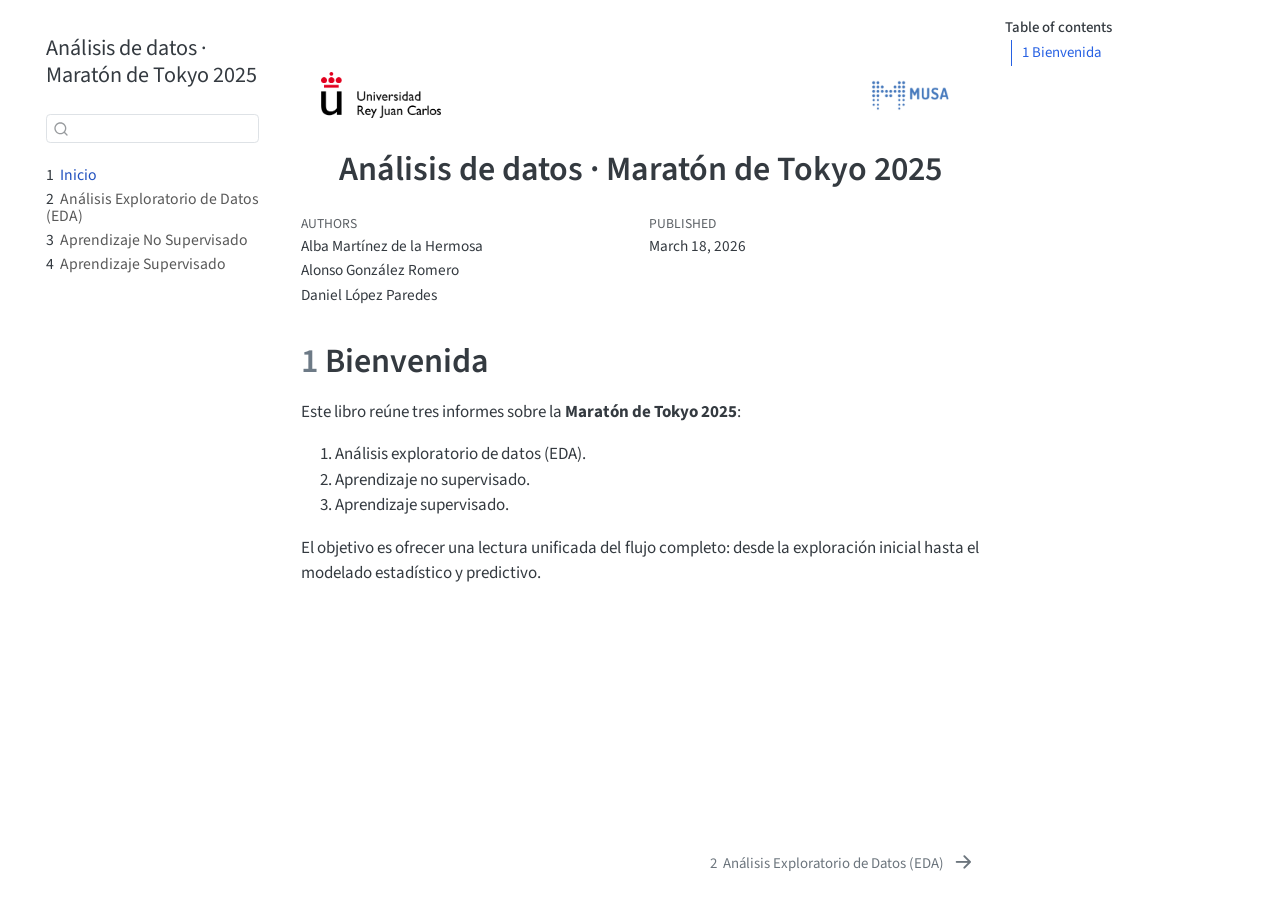
<file: index.html>
<!DOCTYPE html>
<html xmlns="http://www.w3.org/1999/xhtml" lang="en" xml:lang="en"><head>

<meta charset="utf-8">
<meta name="generator" content="quarto-1.8.27">

<meta name="viewport" content="width=device-width, initial-scale=1.0, user-scalable=yes">

<meta name="author" content="Alba Martínez de la Hermosa">
<meta name="author" content="Alonso González Romero">
<meta name="author" content="Daniel López Paredes">
<meta name="dcterms.date" content="2026-03-18">

<title>Análisis de datos · Maratón de Tokyo 2025</title>
<style>
code{white-space: pre-wrap;}
span.smallcaps{font-variant: small-caps;}
div.columns{display: flex; gap: min(4vw, 1.5em);}
div.column{flex: auto; overflow-x: auto;}
div.hanging-indent{margin-left: 1.5em; text-indent: -1.5em;}
ul.task-list{list-style: none;}
ul.task-list li input[type="checkbox"] {
  width: 0.8em;
  margin: 0 0.8em 0.2em -1em; /* quarto-specific, see https://github.com/quarto-dev/quarto-cli/issues/4556 */ 
  vertical-align: middle;
}
</style>


<script src="site_libs/quarto-nav/quarto-nav.js"></script>
<script src="site_libs/quarto-nav/headroom.min.js"></script>
<script src="site_libs/clipboard/clipboard.min.js"></script>
<script src="site_libs/quarto-search/autocomplete.umd.js"></script>
<script src="site_libs/quarto-search/fuse.min.js"></script>
<script src="site_libs/quarto-search/quarto-search.js"></script>
<meta name="quarto:offset" content="./">
<link href="./EDA_maraton.html" rel="next">
<script src="site_libs/quarto-html/quarto.js" type="module"></script>
<script src="site_libs/quarto-html/tabsets/tabsets.js" type="module"></script>
<script src="site_libs/quarto-html/axe/axe-check.js" type="module"></script>
<script src="site_libs/quarto-html/popper.min.js"></script>
<script src="site_libs/quarto-html/tippy.umd.min.js"></script>
<script src="site_libs/quarto-html/anchor.min.js"></script>
<link href="site_libs/quarto-html/tippy.css" rel="stylesheet">
<link href="site_libs/quarto-html/quarto-syntax-highlighting-ed96de9b727972fe78a7b5d16c58bf87.css" rel="stylesheet" id="quarto-text-highlighting-styles">
<script src="site_libs/bootstrap/bootstrap.min.js"></script>
<link href="site_libs/bootstrap/bootstrap-icons.css" rel="stylesheet">
<link href="site_libs/bootstrap/bootstrap-70a47bd5681a7291082a5b9f83d58762.min.css" rel="stylesheet" append-hash="true" id="quarto-bootstrap" data-mode="light">
<script id="quarto-search-options" type="application/json">{
  "location": "sidebar",
  "copy-button": false,
  "collapse-after": 3,
  "panel-placement": "start",
  "type": "textbox",
  "limit": 50,
  "keyboard-shortcut": [
    "f",
    "/",
    "s"
  ],
  "show-item-context": false,
  "language": {
    "search-no-results-text": "No results",
    "search-matching-documents-text": "matching documents",
    "search-copy-link-title": "Copy link to search",
    "search-hide-matches-text": "Hide additional matches",
    "search-more-match-text": "more match in this document",
    "search-more-matches-text": "more matches in this document",
    "search-clear-button-title": "Clear",
    "search-text-placeholder": "",
    "search-detached-cancel-button-title": "Cancel",
    "search-submit-button-title": "Submit",
    "search-label": "Search"
  }
}</script>


<link rel="stylesheet" href="style.css">
</head>

<body class="nav-sidebar floating quarto-light">

<div id="quarto-search-results"></div>
  <header id="quarto-header" class="headroom fixed-top">
  <nav class="quarto-secondary-nav">
    <div class="container-fluid d-flex">
      <button type="button" class="quarto-btn-toggle btn" data-bs-toggle="collapse" role="button" data-bs-target=".quarto-sidebar-collapse-item" aria-controls="quarto-sidebar" aria-expanded="false" aria-label="Toggle sidebar navigation" onclick="if (window.quartoToggleHeadroom) { window.quartoToggleHeadroom(); }">
        <i class="bi bi-layout-text-sidebar-reverse"></i>
      </button>
        <nav class="quarto-page-breadcrumbs" aria-label="breadcrumb"><ol class="breadcrumb"><li class="breadcrumb-item"><a href="./index.html"><span class="chapter-number">1</span>&nbsp; <span class="chapter-title">Inicio</span></a></li></ol></nav>
        <a class="flex-grow-1" role="navigation" data-bs-toggle="collapse" data-bs-target=".quarto-sidebar-collapse-item" aria-controls="quarto-sidebar" aria-expanded="false" aria-label="Toggle sidebar navigation" onclick="if (window.quartoToggleHeadroom) { window.quartoToggleHeadroom(); }">      
        </a>
      <button type="button" class="btn quarto-search-button" aria-label="Search" onclick="window.quartoOpenSearch();">
        <i class="bi bi-search"></i>
      </button>
    </div>
  </nav>
</header>
<!-- content -->
<div id="quarto-content" class="quarto-container page-columns page-rows-contents page-layout-article">
<!-- sidebar -->
  <nav id="quarto-sidebar" class="sidebar collapse collapse-horizontal quarto-sidebar-collapse-item sidebar-navigation floating overflow-auto">
    <div class="pt-lg-2 mt-2 text-left sidebar-header">
    <div class="sidebar-title mb-0 py-0">
      <a href="./">Análisis de datos · Maratón de Tokyo 2025</a> 
    </div>
      </div>
        <div class="mt-2 flex-shrink-0 align-items-center">
        <div class="sidebar-search">
        <div id="quarto-search" class="" title="Search"></div>
        </div>
        </div>
    <div class="sidebar-menu-container"> 
    <ul class="list-unstyled mt-1">
        <li class="sidebar-item">
  <div class="sidebar-item-container"> 
  <a href="./index.html" class="sidebar-item-text sidebar-link active">
 <span class="menu-text"><span class="chapter-number">1</span>&nbsp; <span class="chapter-title">Inicio</span></span></a>
  </div>
</li>
        <li class="sidebar-item">
  <div class="sidebar-item-container"> 
  <a href="./EDA_maraton.html" class="sidebar-item-text sidebar-link">
 <span class="menu-text"><span class="chapter-number">2</span>&nbsp; <span class="chapter-title">Análisis Exploratorio de Datos (EDA)</span></span></a>
  </div>
</li>
        <li class="sidebar-item">
  <div class="sidebar-item-container"> 
  <a href="./Aprendizaje_No_Supervisado.html" class="sidebar-item-text sidebar-link">
 <span class="menu-text"><span class="chapter-number">3</span>&nbsp; <span class="chapter-title">Aprendizaje No Supervisado</span></span></a>
  </div>
</li>
        <li class="sidebar-item">
  <div class="sidebar-item-container"> 
  <a href="./Aprendizaje_Supervisado.html" class="sidebar-item-text sidebar-link">
 <span class="menu-text"><span class="chapter-number">4</span>&nbsp; <span class="chapter-title">Aprendizaje Supervisado</span></span></a>
  </div>
</li>
    </ul>
    </div>
</nav>
<div id="quarto-sidebar-glass" class="quarto-sidebar-collapse-item" data-bs-toggle="collapse" data-bs-target=".quarto-sidebar-collapse-item"></div>
<!-- margin-sidebar -->
    <div id="quarto-margin-sidebar" class="sidebar margin-sidebar">
        <nav id="TOC" role="doc-toc" class="toc-active">
    <h2 id="toc-title">Table of contents</h2>
   
  <ul>
  <li><a href="#bienvenida" id="toc-bienvenida" class="nav-link active" data-scroll-target="#bienvenida"><span class="header-section-number">1</span> Bienvenida</a></li>
  </ul>
</nav>
    </div>
<!-- main -->
<main class="content" id="quarto-document-content">

<header id="title-block-header" class="quarto-title-block default">
<div class="quarto-title">
<h1 class="title">Análisis de datos · Maratón de Tokyo 2025</h1>
</div>



<div class="quarto-title-meta">

    <div>
    <div class="quarto-title-meta-heading">Authors</div>
    <div class="quarto-title-meta-contents">
             <p>Alba Martínez de la Hermosa </p>
             <p>Alonso González Romero </p>
             <p>Daniel López Paredes </p>
          </div>
  </div>
    
    <div>
    <div class="quarto-title-meta-heading">Published</div>
    <div class="quarto-title-meta-contents">
      <p class="date">March 18, 2026</p>
    </div>
  </div>
  
    
  </div>
  


</header>


<section id="bienvenida" class="level1" data-number="1">
<h1 data-number="1"><span class="header-section-number">1</span> Bienvenida</h1>
<p>Este libro reúne tres informes sobre la <strong>Maratón de Tokyo 2025</strong>:</p>
<ol type="1">
<li>Análisis exploratorio de datos (EDA).</li>
<li>Aprendizaje no supervisado.</li>
<li>Aprendizaje supervisado.</li>
</ol>
<p>El objetivo es ofrecer una lectura unificada del flujo completo: desde la exploración inicial hasta el modelado estadístico y predictivo.</p>


</section>

</main> <!-- /main -->
<script id="quarto-html-after-body" type="application/javascript">
  window.document.addEventListener("DOMContentLoaded", function (event) {
    const icon = "";
    const anchorJS = new window.AnchorJS();
    anchorJS.options = {
      placement: 'right',
      icon: icon
    };
    anchorJS.add('.anchored');
    const isCodeAnnotation = (el) => {
      for (const clz of el.classList) {
        if (clz.startsWith('code-annotation-')) {                     
          return true;
        }
      }
      return false;
    }
    const onCopySuccess = function(e) {
      // button target
      const button = e.trigger;
      // don't keep focus
      button.blur();
      // flash "checked"
      button.classList.add('code-copy-button-checked');
      var currentTitle = button.getAttribute("title");
      button.setAttribute("title", "Copied!");
      let tooltip;
      if (window.bootstrap) {
        button.setAttribute("data-bs-toggle", "tooltip");
        button.setAttribute("data-bs-placement", "left");
        button.setAttribute("data-bs-title", "Copied!");
        tooltip = new bootstrap.Tooltip(button, 
          { trigger: "manual", 
            customClass: "code-copy-button-tooltip",
            offset: [0, -8]});
        tooltip.show();    
      }
      setTimeout(function() {
        if (tooltip) {
          tooltip.hide();
          button.removeAttribute("data-bs-title");
          button.removeAttribute("data-bs-toggle");
          button.removeAttribute("data-bs-placement");
        }
        button.setAttribute("title", currentTitle);
        button.classList.remove('code-copy-button-checked');
      }, 1000);
      // clear code selection
      e.clearSelection();
    }
    const getTextToCopy = function(trigger) {
      const outerScaffold = trigger.parentElement.cloneNode(true);
      const codeEl = outerScaffold.querySelector('code');
      for (const childEl of codeEl.children) {
        if (isCodeAnnotation(childEl)) {
          childEl.remove();
        }
      }
      return codeEl.innerText;
    }
    const clipboard = new window.ClipboardJS('.code-copy-button:not([data-in-quarto-modal])', {
      text: getTextToCopy
    });
    clipboard.on('success', onCopySuccess);
    if (window.document.getElementById('quarto-embedded-source-code-modal')) {
      const clipboardModal = new window.ClipboardJS('.code-copy-button[data-in-quarto-modal]', {
        text: getTextToCopy,
        container: window.document.getElementById('quarto-embedded-source-code-modal')
      });
      clipboardModal.on('success', onCopySuccess);
    }
      var localhostRegex = new RegExp(/^(?:http|https):\/\/localhost\:?[0-9]*\//);
      var mailtoRegex = new RegExp(/^mailto:/);
        var filterRegex = new RegExp('/' + window.location.host + '/');
      var isInternal = (href) => {
          return filterRegex.test(href) || localhostRegex.test(href) || mailtoRegex.test(href);
      }
      // Inspect non-navigation links and adorn them if external
     var links = window.document.querySelectorAll('a[href]:not(.nav-link):not(.navbar-brand):not(.toc-action):not(.sidebar-link):not(.sidebar-item-toggle):not(.pagination-link):not(.no-external):not([aria-hidden]):not(.dropdown-item):not(.quarto-navigation-tool):not(.about-link)');
      for (var i=0; i<links.length; i++) {
        const link = links[i];
        if (!isInternal(link.href)) {
          // undo the damage that might have been done by quarto-nav.js in the case of
          // links that we want to consider external
          if (link.dataset.originalHref !== undefined) {
            link.href = link.dataset.originalHref;
          }
        }
      }
    function tippyHover(el, contentFn, onTriggerFn, onUntriggerFn) {
      const config = {
        allowHTML: true,
        maxWidth: 500,
        delay: 100,
        arrow: false,
        appendTo: function(el) {
            return el.parentElement;
        },
        interactive: true,
        interactiveBorder: 10,
        theme: 'quarto',
        placement: 'bottom-start',
      };
      if (contentFn) {
        config.content = contentFn;
      }
      if (onTriggerFn) {
        config.onTrigger = onTriggerFn;
      }
      if (onUntriggerFn) {
        config.onUntrigger = onUntriggerFn;
      }
      window.tippy(el, config); 
    }
    const noterefs = window.document.querySelectorAll('a[role="doc-noteref"]');
    for (var i=0; i<noterefs.length; i++) {
      const ref = noterefs[i];
      tippyHover(ref, function() {
        // use id or data attribute instead here
        let href = ref.getAttribute('data-footnote-href') || ref.getAttribute('href');
        try { href = new URL(href).hash; } catch {}
        const id = href.replace(/^#\/?/, "");
        const note = window.document.getElementById(id);
        if (note) {
          return note.innerHTML;
        } else {
          return "";
        }
      });
    }
    const xrefs = window.document.querySelectorAll('a.quarto-xref');
    const processXRef = (id, note) => {
      // Strip column container classes
      const stripColumnClz = (el) => {
        el.classList.remove("page-full", "page-columns");
        if (el.children) {
          for (const child of el.children) {
            stripColumnClz(child);
          }
        }
      }
      stripColumnClz(note)
      if (id === null || id.startsWith('sec-')) {
        // Special case sections, only their first couple elements
        const container = document.createElement("div");
        if (note.children && note.children.length > 2) {
          container.appendChild(note.children[0].cloneNode(true));
          for (let i = 1; i < note.children.length; i++) {
            const child = note.children[i];
            if (child.tagName === "P" && child.innerText === "") {
              continue;
            } else {
              container.appendChild(child.cloneNode(true));
              break;
            }
          }
          if (window.Quarto?.typesetMath) {
            window.Quarto.typesetMath(container);
          }
          return container.innerHTML
        } else {
          if (window.Quarto?.typesetMath) {
            window.Quarto.typesetMath(note);
          }
          return note.innerHTML;
        }
      } else {
        // Remove any anchor links if they are present
        const anchorLink = note.querySelector('a.anchorjs-link');
        if (anchorLink) {
          anchorLink.remove();
        }
        if (window.Quarto?.typesetMath) {
          window.Quarto.typesetMath(note);
        }
        if (note.classList.contains("callout")) {
          return note.outerHTML;
        } else {
          return note.innerHTML;
        }
      }
    }
    for (var i=0; i<xrefs.length; i++) {
      const xref = xrefs[i];
      tippyHover(xref, undefined, function(instance) {
        instance.disable();
        let url = xref.getAttribute('href');
        let hash = undefined; 
        if (url.startsWith('#')) {
          hash = url;
        } else {
          try { hash = new URL(url).hash; } catch {}
        }
        if (hash) {
          const id = hash.replace(/^#\/?/, "");
          const note = window.document.getElementById(id);
          if (note !== null) {
            try {
              const html = processXRef(id, note.cloneNode(true));
              instance.setContent(html);
            } finally {
              instance.enable();
              instance.show();
            }
          } else {
            // See if we can fetch this
            fetch(url.split('#')[0])
            .then(res => res.text())
            .then(html => {
              const parser = new DOMParser();
              const htmlDoc = parser.parseFromString(html, "text/html");
              const note = htmlDoc.getElementById(id);
              if (note !== null) {
                const html = processXRef(id, note);
                instance.setContent(html);
              } 
            }).finally(() => {
              instance.enable();
              instance.show();
            });
          }
        } else {
          // See if we can fetch a full url (with no hash to target)
          // This is a special case and we should probably do some content thinning / targeting
          fetch(url)
          .then(res => res.text())
          .then(html => {
            const parser = new DOMParser();
            const htmlDoc = parser.parseFromString(html, "text/html");
            const note = htmlDoc.querySelector('main.content');
            if (note !== null) {
              // This should only happen for chapter cross references
              // (since there is no id in the URL)
              // remove the first header
              if (note.children.length > 0 && note.children[0].tagName === "HEADER") {
                note.children[0].remove();
              }
              const html = processXRef(null, note);
              instance.setContent(html);
            } 
          }).finally(() => {
            instance.enable();
            instance.show();
          });
        }
      }, function(instance) {
      });
    }
        let selectedAnnoteEl;
        const selectorForAnnotation = ( cell, annotation) => {
          let cellAttr = 'data-code-cell="' + cell + '"';
          let lineAttr = 'data-code-annotation="' +  annotation + '"';
          const selector = 'span[' + cellAttr + '][' + lineAttr + ']';
          return selector;
        }
        const selectCodeLines = (annoteEl) => {
          const doc = window.document;
          const targetCell = annoteEl.getAttribute("data-target-cell");
          const targetAnnotation = annoteEl.getAttribute("data-target-annotation");
          const annoteSpan = window.document.querySelector(selectorForAnnotation(targetCell, targetAnnotation));
          const lines = annoteSpan.getAttribute("data-code-lines").split(",");
          const lineIds = lines.map((line) => {
            return targetCell + "-" + line;
          })
          let top = null;
          let height = null;
          let parent = null;
          if (lineIds.length > 0) {
              //compute the position of the single el (top and bottom and make a div)
              const el = window.document.getElementById(lineIds[0]);
              top = el.offsetTop;
              height = el.offsetHeight;
              parent = el.parentElement.parentElement;
            if (lineIds.length > 1) {
              const lastEl = window.document.getElementById(lineIds[lineIds.length - 1]);
              const bottom = lastEl.offsetTop + lastEl.offsetHeight;
              height = bottom - top;
            }
            if (top !== null && height !== null && parent !== null) {
              // cook up a div (if necessary) and position it 
              let div = window.document.getElementById("code-annotation-line-highlight");
              if (div === null) {
                div = window.document.createElement("div");
                div.setAttribute("id", "code-annotation-line-highlight");
                div.style.position = 'absolute';
                parent.appendChild(div);
              }
              div.style.top = top - 2 + "px";
              div.style.height = height + 4 + "px";
              div.style.left = 0;
              let gutterDiv = window.document.getElementById("code-annotation-line-highlight-gutter");
              if (gutterDiv === null) {
                gutterDiv = window.document.createElement("div");
                gutterDiv.setAttribute("id", "code-annotation-line-highlight-gutter");
                gutterDiv.style.position = 'absolute';
                const codeCell = window.document.getElementById(targetCell);
                const gutter = codeCell.querySelector('.code-annotation-gutter');
                gutter.appendChild(gutterDiv);
              }
              gutterDiv.style.top = top - 2 + "px";
              gutterDiv.style.height = height + 4 + "px";
            }
            selectedAnnoteEl = annoteEl;
          }
        };
        const unselectCodeLines = () => {
          const elementsIds = ["code-annotation-line-highlight", "code-annotation-line-highlight-gutter"];
          elementsIds.forEach((elId) => {
            const div = window.document.getElementById(elId);
            if (div) {
              div.remove();
            }
          });
          selectedAnnoteEl = undefined;
        };
          // Handle positioning of the toggle
      window.addEventListener(
        "resize",
        throttle(() => {
          elRect = undefined;
          if (selectedAnnoteEl) {
            selectCodeLines(selectedAnnoteEl);
          }
        }, 10)
      );
      function throttle(fn, ms) {
      let throttle = false;
      let timer;
        return (...args) => {
          if(!throttle) { // first call gets through
              fn.apply(this, args);
              throttle = true;
          } else { // all the others get throttled
              if(timer) clearTimeout(timer); // cancel #2
              timer = setTimeout(() => {
                fn.apply(this, args);
                timer = throttle = false;
              }, ms);
          }
        };
      }
        // Attach click handler to the DT
        const annoteDls = window.document.querySelectorAll('dt[data-target-cell]');
        for (const annoteDlNode of annoteDls) {
          annoteDlNode.addEventListener('click', (event) => {
            const clickedEl = event.target;
            if (clickedEl !== selectedAnnoteEl) {
              unselectCodeLines();
              const activeEl = window.document.querySelector('dt[data-target-cell].code-annotation-active');
              if (activeEl) {
                activeEl.classList.remove('code-annotation-active');
              }
              selectCodeLines(clickedEl);
              clickedEl.classList.add('code-annotation-active');
            } else {
              // Unselect the line
              unselectCodeLines();
              clickedEl.classList.remove('code-annotation-active');
            }
          });
        }
    const findCites = (el) => {
      const parentEl = el.parentElement;
      if (parentEl) {
        const cites = parentEl.dataset.cites;
        if (cites) {
          return {
            el,
            cites: cites.split(' ')
          };
        } else {
          return findCites(el.parentElement)
        }
      } else {
        return undefined;
      }
    };
    var bibliorefs = window.document.querySelectorAll('a[role="doc-biblioref"]');
    for (var i=0; i<bibliorefs.length; i++) {
      const ref = bibliorefs[i];
      const citeInfo = findCites(ref);
      if (citeInfo) {
        tippyHover(citeInfo.el, function() {
          var popup = window.document.createElement('div');
          citeInfo.cites.forEach(function(cite) {
            var citeDiv = window.document.createElement('div');
            citeDiv.classList.add('hanging-indent');
            citeDiv.classList.add('csl-entry');
            var biblioDiv = window.document.getElementById('ref-' + cite);
            if (biblioDiv) {
              citeDiv.innerHTML = biblioDiv.innerHTML;
            }
            popup.appendChild(citeDiv);
          });
          return popup.innerHTML;
        });
      }
    }
  });
  </script>
<nav class="page-navigation">
  <div class="nav-page nav-page-previous">
  </div>
  <div class="nav-page nav-page-next">
      <a href="./EDA_maraton.html" class="pagination-link" aria-label="Análisis Exploratorio de Datos (EDA)">
        <span class="nav-page-text"><span class="chapter-number">2</span>&nbsp; <span class="chapter-title">Análisis Exploratorio de Datos (EDA)</span></span> <i class="bi bi-arrow-right-short"></i>
      </a>
  </div>
</nav>
</div> <!-- /content -->




</body></html>
</file>
<file: site_libs/quarto-html/tippy.css>
.tippy-box[data-animation=fade][data-state=hidden]{opacity:0}[data-tippy-root]{max-width:calc(100vw - 10px)}.tippy-box{position:relative;background-color:#333;color:#fff;border-radius:4px;font-size:14px;line-height:1.4;white-space:normal;outline:0;transition-property:transform,visibility,opacity}.tippy-box[data-placement^=top]>.tippy-arrow{bottom:0}.tippy-box[data-placement^=top]>.tippy-arrow:before{bottom:-7px;left:0;border-width:8px 8px 0;border-top-color:initial;transform-origin:center top}.tippy-box[data-placement^=bottom]>.tippy-arrow{top:0}.tippy-box[data-placement^=bottom]>.tippy-arrow:before{top:-7px;left:0;border-width:0 8px 8px;border-bottom-color:initial;transform-origin:center bottom}.tippy-box[data-placement^=left]>.tippy-arrow{right:0}.tippy-box[data-placement^=left]>.tippy-arrow:before{border-width:8px 0 8px 8px;border-left-color:initial;right:-7px;transform-origin:center left}.tippy-box[data-placement^=right]>.tippy-arrow{left:0}.tippy-box[data-placement^=right]>.tippy-arrow:before{left:-7px;border-width:8px 8px 8px 0;border-right-color:initial;transform-origin:center right}.tippy-box[data-inertia][data-state=visible]{transition-timing-function:cubic-bezier(.54,1.5,.38,1.11)}.tippy-arrow{width:16px;height:16px;color:#333}.tippy-arrow:before{content:"";position:absolute;border-color:transparent;border-style:solid}.tippy-content{position:relative;padding:5px 9px;z-index:1}
</file>
<file: site_libs/quarto-html/quarto-syntax-highlighting-ed96de9b727972fe78a7b5d16c58bf87.css>
/* quarto syntax highlight colors */
:root {
  --quarto-hl-ot-color: #003B4F;
  --quarto-hl-at-color: #657422;
  --quarto-hl-ss-color: #20794D;
  --quarto-hl-an-color: #5E5E5E;
  --quarto-hl-fu-color: #4758AB;
  --quarto-hl-st-color: #20794D;
  --quarto-hl-cf-color: #003B4F;
  --quarto-hl-op-color: #5E5E5E;
  --quarto-hl-er-color: #AD0000;
  --quarto-hl-bn-color: #AD0000;
  --quarto-hl-al-color: #AD0000;
  --quarto-hl-va-color: #111111;
  --quarto-hl-bu-color: inherit;
  --quarto-hl-ex-color: inherit;
  --quarto-hl-pp-color: #AD0000;
  --quarto-hl-in-color: #5E5E5E;
  --quarto-hl-vs-color: #20794D;
  --quarto-hl-wa-color: #5E5E5E;
  --quarto-hl-do-color: #5E5E5E;
  --quarto-hl-im-color: #00769E;
  --quarto-hl-ch-color: #20794D;
  --quarto-hl-dt-color: #AD0000;
  --quarto-hl-fl-color: #AD0000;
  --quarto-hl-co-color: #5E5E5E;
  --quarto-hl-cv-color: #5E5E5E;
  --quarto-hl-cn-color: #8f5902;
  --quarto-hl-sc-color: #5E5E5E;
  --quarto-hl-dv-color: #AD0000;
  --quarto-hl-kw-color: #003B4F;
}

/* other quarto variables */
:root {
  --quarto-font-monospace: SFMono-Regular, Menlo, Monaco, Consolas, "Liberation Mono", "Courier New", monospace;
}

/* syntax highlight based on Pandoc's rules */
pre > code.sourceCode > span {
  color: #003B4F;
}

code.sourceCode > span {
  color: #003B4F;
}

div.sourceCode,
div.sourceCode pre.sourceCode {
  color: #003B4F;
}

/* Normal */
code span {
  color: #003B4F;
}

/* Alert */
code span.al {
  color: #AD0000;
  font-style: inherit;
}

/* Annotation */
code span.an {
  color: #5E5E5E;
  font-style: inherit;
}

/* Attribute */
code span.at {
  color: #657422;
  font-style: inherit;
}

/* BaseN */
code span.bn {
  color: #AD0000;
  font-style: inherit;
}

/* BuiltIn */
code span.bu {
  font-style: inherit;
}

/* ControlFlow */
code span.cf {
  color: #003B4F;
  font-weight: bold;
  font-style: inherit;
}

/* Char */
code span.ch {
  color: #20794D;
  font-style: inherit;
}

/* Constant */
code span.cn {
  color: #8f5902;
  font-style: inherit;
}

/* Comment */
code span.co {
  color: #5E5E5E;
  font-style: inherit;
}

/* CommentVar */
code span.cv {
  color: #5E5E5E;
  font-style: italic;
}

/* Documentation */
code span.do {
  color: #5E5E5E;
  font-style: italic;
}

/* DataType */
code span.dt {
  color: #AD0000;
  font-style: inherit;
}

/* DecVal */
code span.dv {
  color: #AD0000;
  font-style: inherit;
}

/* Error */
code span.er {
  color: #AD0000;
  font-style: inherit;
}

/* Extension */
code span.ex {
  font-style: inherit;
}

/* Float */
code span.fl {
  color: #AD0000;
  font-style: inherit;
}

/* Function */
code span.fu {
  color: #4758AB;
  font-style: inherit;
}

/* Import */
code span.im {
  color: #00769E;
  font-style: inherit;
}

/* Information */
code span.in {
  color: #5E5E5E;
  font-style: inherit;
}

/* Keyword */
code span.kw {
  color: #003B4F;
  font-weight: bold;
  font-style: inherit;
}

/* Operator */
code span.op {
  color: #5E5E5E;
  font-style: inherit;
}

/* Other */
code span.ot {
  color: #003B4F;
  font-style: inherit;
}

/* Preprocessor */
code span.pp {
  color: #AD0000;
  font-style: inherit;
}

/* SpecialChar */
code span.sc {
  color: #5E5E5E;
  font-style: inherit;
}

/* SpecialString */
code span.ss {
  color: #20794D;
  font-style: inherit;
}

/* String */
code span.st {
  color: #20794D;
  font-style: inherit;
}

/* Variable */
code span.va {
  color: #111111;
  font-style: inherit;
}

/* VerbatimString */
code span.vs {
  color: #20794D;
  font-style: inherit;
}

/* Warning */
code span.wa {
  color: #5E5E5E;
  font-style: italic;
}

.prevent-inlining {
  content: "</";
}

/*# sourceMappingURL=0920dd6d7437995b8cdf7429764427b1.css.map */
</file>
<file: style.css>
p, li {
  text-align: justify;
  text-justify: inter-word;
}

/* Justificar el resumen/abstract del encabezado */
.quarto-abstract,
.abstract,
#abstract {
  text-align: justify;
  text-justify: inter-word;
}

/* Mantener los títulos alineados a la izquierda */
.quarto-title-block,
.quarto-title-block .title,
.quarto-title-block .author,
.quarto-title-block .date {
  text-align: left !important;
}

.quarto-title-block {
  position: relative;
  padding-top: 120px; /* deja espacio para los logos */
}

/* Logo izquierdo */
.quarto-title-block::before {
  content: "";
  background: url("URJC_logo.svg.png") no-repeat left center;
  background-size: 120px auto;
  position: absolute;
  top: 5px;
  left: 20px;
  width: 120px;
  height: 120px;
}

/* Logo derecho */
.quarto-title-block::after {
  content: "";
  background: url("MUSA.png") no-repeat right center;
  background-size: 100px auto;
  position: absolute;
  top: 15px;
  right: 20px;
  width: 100px;
  height: 100px;
}

.quarto-title-block .title {
  text-align: center !important;
  width: 100%;
  margin-bottom: 10px !important;
}

/* Dejar autor y fecha alineados a la izquierda */
.quarto-title-block .author,
.quarto-title-block .date {
  text-align: left !important;
}

/* --- Tabla de contenidos sin justificación --- */
#TOC, .toc, nav#TOC, .sidebar nav[role="doc-toc"] {
  text-align: left !important;
  text-justify: none !important;
}

#TOC * , .toc * , nav#TOC * , .sidebar nav[role="doc-toc"] * {
  text-align: left !important;
  text-justify: none !important;
}
</file>
